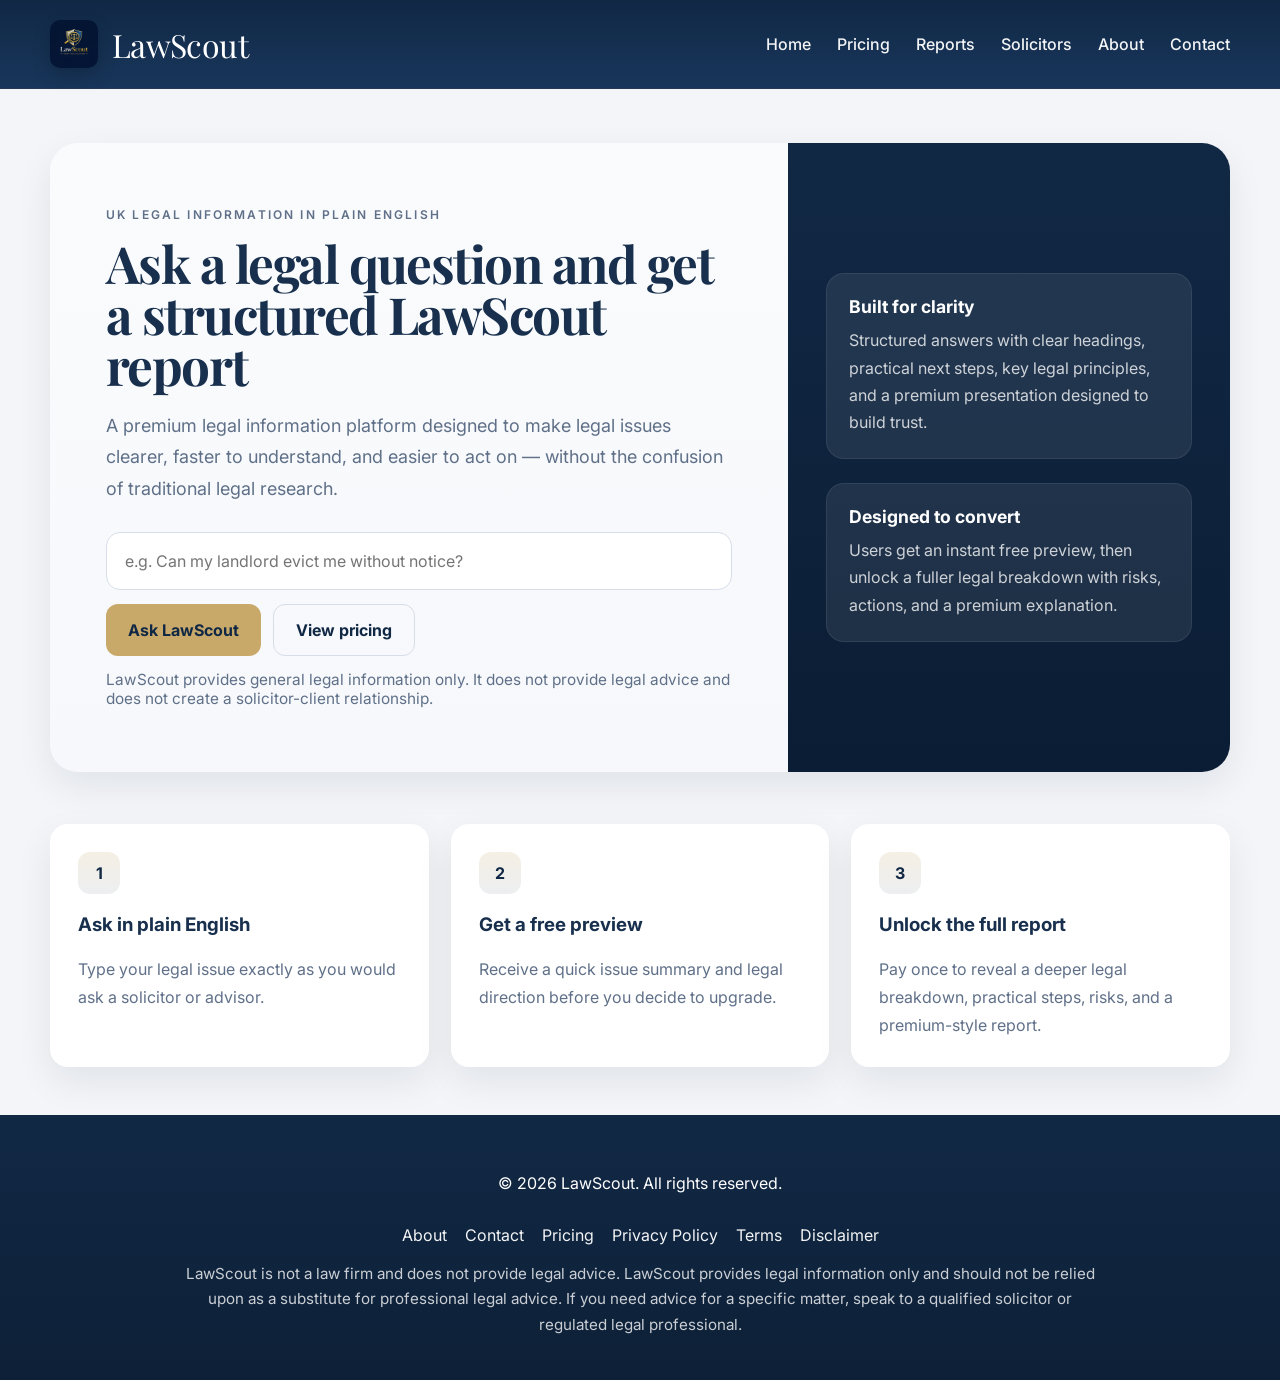
<file: index.html>
<!DOCTYPE html>
<html lang="en">
<head>
  <meta charset="UTF-8" />
  <meta name="viewport" content="width=device-width, initial-scale=1.0" />
  <title>LawScout — Smart Legal Solutions</title>
  <link rel="icon" href="public/favicon.ico" />
  <link rel="stylesheet" href="styles.css" />
  <link rel="preconnect" href="https://fonts.googleapis.com">
  <link rel="preconnect" href="https://fonts.gstatic.com" crossorigin>
  <link href="https://fonts.googleapis.com/css2?family=Playfair+Display:wght@600;700&family=Inter:wght@400;500;600;700&display=swap" rel="stylesheet">
</head>
<body>
<header class="navbar">
  <div class="container navbar-inner">
    <a class="logo-area" href="index.html">
      <img src="public/logo.png" class="logo-img" alt="LawScout Logo">
      <div class="logo">LawScout</div>
    </a>
    <nav>
      <a href="index.html">Home</a>
      <a href="pricing.html">Pricing</a>
      <a href="report.html">Reports</a>
      <a href="solicitors.html">Solicitors</a>
      <a href="about.html">About</a>
      <a href="contact.html">Contact</a>
    </nav>
  </div>
</header>

<main class="hero">
  <div class="container hero-shell">
    <div class="hero-grid">
      <div class="hero-copy">
        <p class="eyebrow">UK LEGAL INFORMATION IN PLAIN ENGLISH</p>
        <h1>Ask a legal question and get a structured LawScout report</h1>
        <p class="subtext">A premium legal information platform designed to make legal issues clearer, faster to understand, and easier to act on — without the confusion of traditional legal research.</p>

        <form class="search-card" id="ask-form">
          <input type="text" id="question-input" name="q" placeholder="e.g. Can my landlord evict me without notice?" required />
          <div class="button-row">
            <button type="submit">Ask LawScout</button>
            <a class="btn btn-ghost" href="pricing.html">View pricing</a>
          </div>
        </form>

        <p class="disclaimer">LawScout provides general legal information only. It does not provide legal advice and does not create a solicitor-client relationship.</p>
      </div>

      <aside class="hero-side">
        <div class="hero-stat">
          <h3>Built for clarity</h3>
          <p>Structured answers with clear headings, practical next steps, key legal principles, and a premium presentation designed to build trust.</p>
        </div>
        <div class="hero-stat">
          <h3>Designed to convert</h3>
          <p>Users get an instant free preview, then unlock a fuller legal breakdown with risks, actions, and a premium explanation.</p>
        </div>
      </aside>
    </div>
  </div>
</main>

<section class="section">
  <div class="container grid three">
    <div class="card">
      <div class="icon-badge">1</div>
      <h3>Ask in plain English</h3>
      <p>Type your legal issue exactly as you would ask a solicitor or advisor.</p>
    </div>
    <div class="card">
      <div class="icon-badge">2</div>
      <h3>Get a free preview</h3>
      <p>Receive a quick issue summary and legal direction before you decide to upgrade.</p>
    </div>
    <div class="card">
      <div class="icon-badge">3</div>
      <h3>Unlock the full report</h3>
      <p>Pay once to reveal a deeper legal breakdown, practical steps, risks, and a premium-style report.</p>
    </div>
  </div>
</section>

<footer class="footer">
  <div class="container">
    <p>© 2026 LawScout. All rights reserved.</p>
    <div class="footer-links">
      <a href="about.html">About</a>
      <a href="contact.html">Contact</a>
      <a href="pricing.html">Pricing</a>
      <a href="privacy.html">Privacy Policy</a>
      <a href="terms.html">Terms</a>
      <a href="disclaimer.html">Disclaimer</a>
    </div>
    <p class="small">
      LawScout is not a law firm and does not provide legal advice. LawScout provides legal information only and should not be relied upon as a substitute for professional legal advice. If you need advice for a specific matter, speak to a qualified solicitor or regulated legal professional.
    </p>
  </div>
</footer>

<script>
  document.getElementById("ask-form").addEventListener("submit", function (e) {
    e.preventDefault();
    const q = document.getElementById("question-input").value.trim();
    if (!q) return;
    window.location.href = "answer.html?q=" + encodeURIComponent(q);
  });
</script>
</body>
</html>
</file>
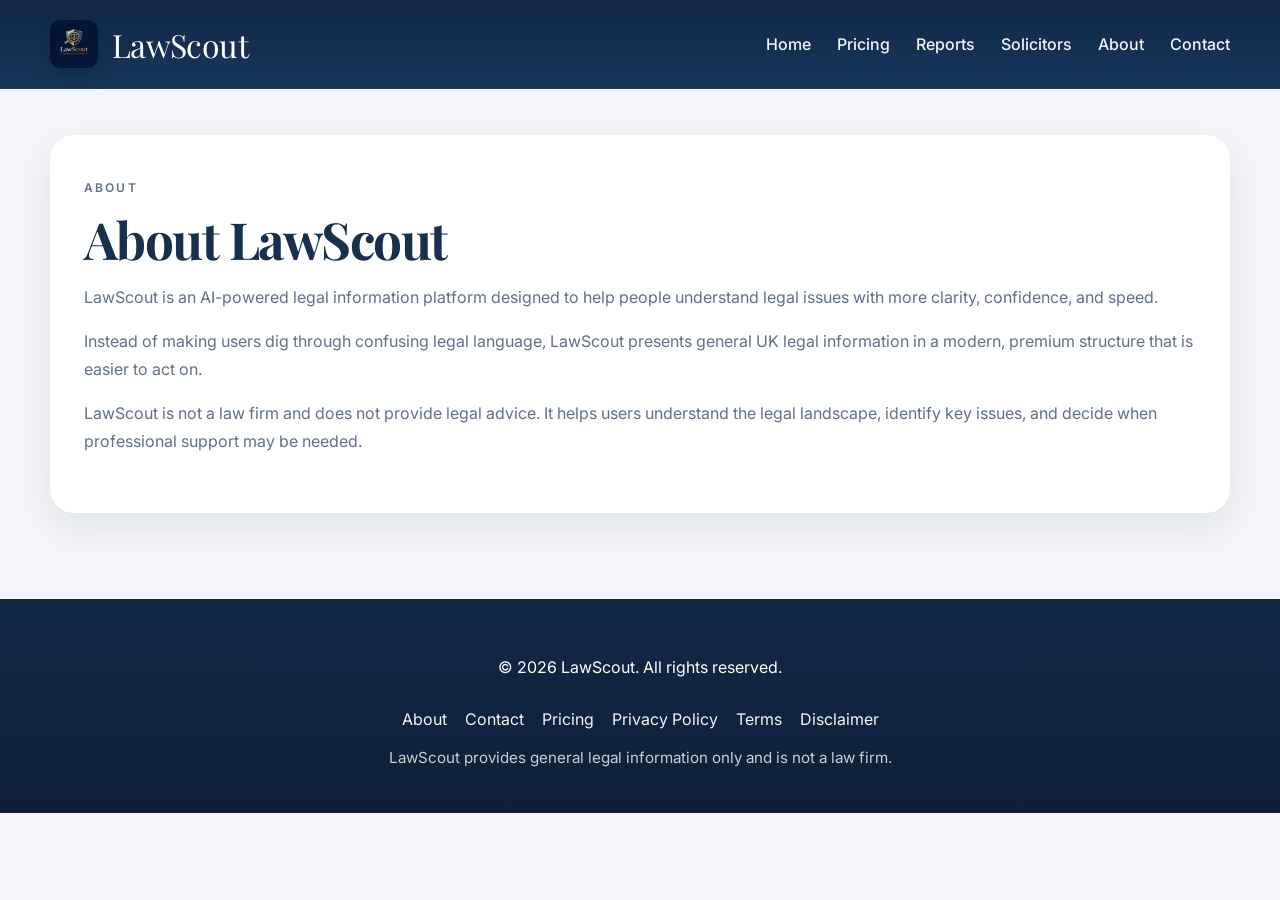
<file: about.html>
<!DOCTYPE html>
<html lang="en">
<head>
  <meta charset="UTF-8" />
  <meta name="viewport" content="width=device-width, initial-scale=1.0" />
  <title>About — LawScout</title>
  <link rel="icon" href="public/favicon.ico" />
  <link rel="stylesheet" href="styles.css" />
  <link rel="preconnect" href="https://fonts.googleapis.com">
  <link rel="preconnect" href="https://fonts.gstatic.com" crossorigin>
  <link href="https://fonts.googleapis.com/css2?family=Playfair+Display:wght@600;700&family=Inter:wght@400;500;600;700&display=swap" rel="stylesheet">
</head>
<body>
<header class="navbar">
  <div class="container navbar-inner">
    <a class="logo-area" href="index.html">
      <img src="public/logo.png" class="logo-img" alt="LawScout Logo">
      <div class="logo">LawScout</div>
    </a>
    <nav>
      <a href="index.html">Home</a>
      <a href="pricing.html">Pricing</a>
      <a href="report.html">Reports</a>
      <a href="solicitors.html">Solicitors</a>
      <a href="about.html">About</a>
      <a href="contact.html">Contact</a>
    </nav>
  </div>
</header>
<main class="page-wrap">
  <div class="container">
    <section class="page">
      <p class="eyebrow">ABOUT</p>
      <h1>About LawScout</h1>

<p>LawScout is an AI-powered legal information platform designed to help people understand legal issues with more clarity, confidence, and speed.</p>
<p>Instead of making users dig through confusing legal language, LawScout presents general UK legal information in a modern, premium structure that is easier to act on.</p>
<p>LawScout is not a law firm and does not provide legal advice. It helps users understand the legal landscape, identify key issues, and decide when professional support may be needed.</p>

    </section>
  </div>
</main>
<footer class="footer">
  <div class="container">
    <p>© 2026 LawScout. All rights reserved.</p>
    <div class="footer-links">
      <a href="about.html">About</a>
      <a href="contact.html">Contact</a>
      <a href="pricing.html">Pricing</a>
      <a href="privacy.html">Privacy Policy</a>
      <a href="terms.html">Terms</a>
      <a href="disclaimer.html">Disclaimer</a>
    </div>
    <p class="small">LawScout provides general legal information only and is not a law firm.</p>
  </div>
</footer>
</body>
</html>
</file>
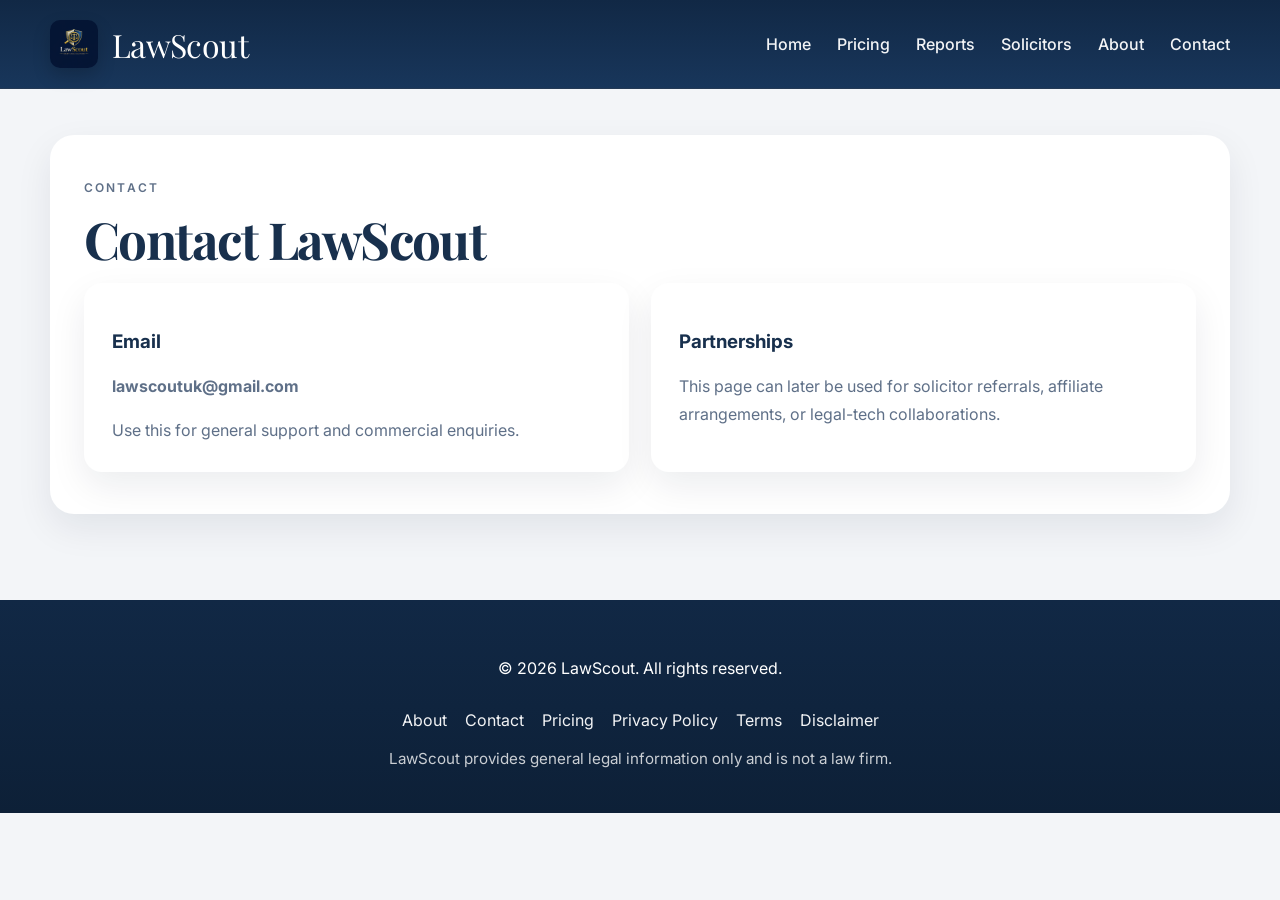
<file: contact.html>
<!DOCTYPE html>
<html lang="en">
<head>
  <meta charset="UTF-8" />
  <meta name="viewport" content="width=device-width, initial-scale=1.0" />
  <title>Contact — LawScout</title>
  <link rel="icon" href="public/favicon.ico" />
  <link rel="stylesheet" href="styles.css" />
  <link rel="preconnect" href="https://fonts.googleapis.com">
  <link rel="preconnect" href="https://fonts.gstatic.com" crossorigin>
  <link href="https://fonts.googleapis.com/css2?family=Playfair+Display:wght@600;700&family=Inter:wght@400;500;600;700&display=swap" rel="stylesheet">
</head>
<body>
<header class="navbar">
  <div class="container navbar-inner">
    <a class="logo-area" href="index.html">
      <img src="public/logo.png" class="logo-img" alt="LawScout Logo">
      <div class="logo">LawScout</div>
    </a>
    <nav>
      <a href="index.html">Home</a>
      <a href="pricing.html">Pricing</a>
      <a href="report.html">Reports</a>
      <a href="solicitors.html">Solicitors</a>
      <a href="about.html">About</a>
      <a href="contact.html">Contact</a>
    </nav>
  </div>
</header>
<main class="page-wrap">
  <div class="container">
    <section class="page">
      <p class="eyebrow">CONTACT</p>
      <h1>Contact LawScout</h1>

<div class="grid two">
  <div class="card">
    <h3>Email</h3>
    <p><strong>lawscoutuk@gmail.com</strong></p>
    <p>Use this for general support and commercial enquiries.</p>
  </div>
  <div class="card">
    <h3>Partnerships</h3>
    <p>This page can later be used for solicitor referrals, affiliate arrangements, or legal-tech collaborations.</p>
  </div>
</div>

    </section>
  </div>
</main>
<footer class="footer">
  <div class="container">
    <p>© 2026 LawScout. All rights reserved.</p>
    <div class="footer-links">
      <a href="about.html">About</a>
      <a href="contact.html">Contact</a>
      <a href="pricing.html">Pricing</a>
      <a href="privacy.html">Privacy Policy</a>
      <a href="terms.html">Terms</a>
      <a href="disclaimer.html">Disclaimer</a>
    </div>
    <p class="small">LawScout provides general legal information only and is not a law firm.</p>
  </div>
</footer>
</body>
</html>
</file>
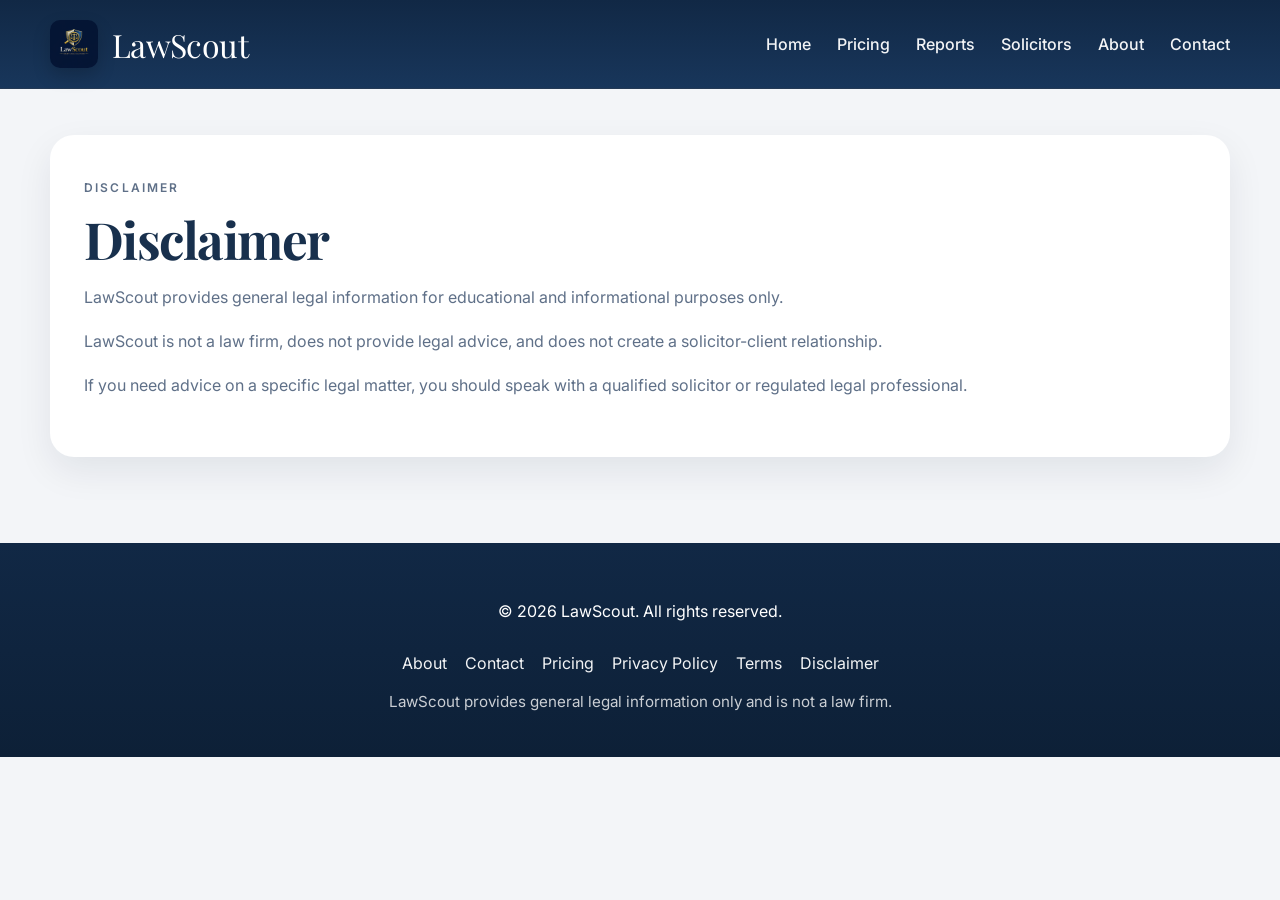
<file: disclaimer.html>
<!DOCTYPE html>
<html lang="en">
<head>
  <meta charset="UTF-8" />
  <meta name="viewport" content="width=device-width, initial-scale=1.0" />
  <title>Disclaimer — LawScout</title>
  <link rel="icon" href="public/favicon.ico" />
  <link rel="stylesheet" href="styles.css" />
  <link rel="preconnect" href="https://fonts.googleapis.com">
  <link rel="preconnect" href="https://fonts.gstatic.com" crossorigin>
  <link href="https://fonts.googleapis.com/css2?family=Playfair+Display:wght@600;700&family=Inter:wght@400;500;600;700&display=swap" rel="stylesheet">
</head>
<body>
<header class="navbar">
  <div class="container navbar-inner">
    <a class="logo-area" href="index.html">
      <img src="public/logo.png" class="logo-img" alt="LawScout Logo">
      <div class="logo">LawScout</div>
    </a>
    <nav>
      <a href="index.html">Home</a>
      <a href="pricing.html">Pricing</a>
      <a href="report.html">Reports</a>
      <a href="solicitors.html">Solicitors</a>
      <a href="about.html">About</a>
      <a href="contact.html">Contact</a>
    </nav>
  </div>
</header>
<main class="page-wrap">
  <div class="container">
    <section class="page">
      <p class="eyebrow">DISCLAIMER</p>
      <h1>Disclaimer</h1>

<p>LawScout provides general legal information for educational and informational purposes only.</p>
<p>LawScout is not a law firm, does not provide legal advice, and does not create a solicitor-client relationship.</p>
<p>If you need advice on a specific legal matter, you should speak with a qualified solicitor or regulated legal professional.</p>

    </section>
  </div>
</main>
<footer class="footer">
  <div class="container">
    <p>© 2026 LawScout. All rights reserved.</p>
    <div class="footer-links">
      <a href="about.html">About</a>
      <a href="contact.html">Contact</a>
      <a href="pricing.html">Pricing</a>
      <a href="privacy.html">Privacy Policy</a>
      <a href="terms.html">Terms</a>
      <a href="disclaimer.html">Disclaimer</a>
    </div>
    <p class="small">LawScout provides general legal information only and is not a law firm.</p>
  </div>
</footer>
</body>
</html>
</file>
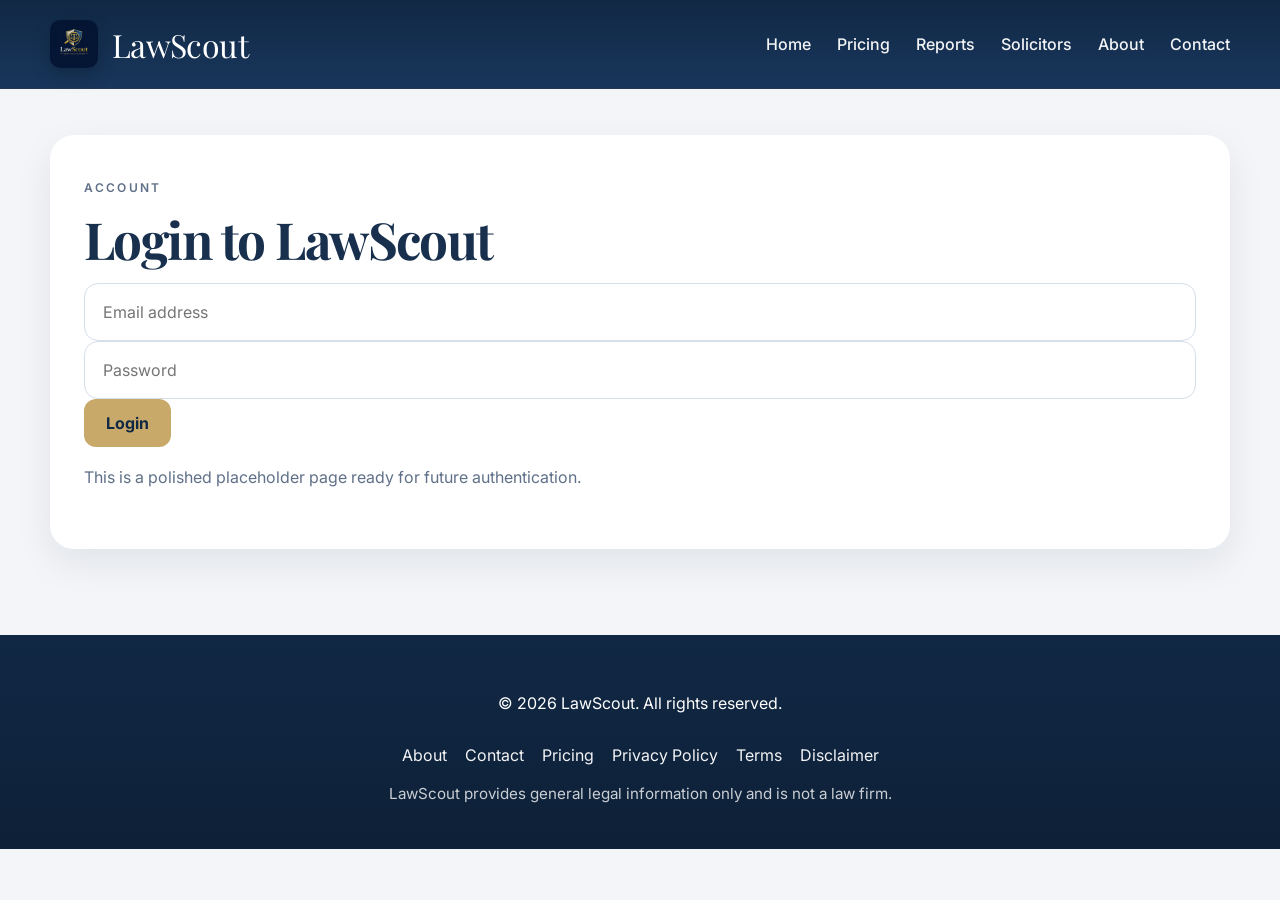
<file: login.html>
<!DOCTYPE html>
<html lang="en">
<head>
  <meta charset="UTF-8" />
  <meta name="viewport" content="width=device-width, initial-scale=1.0" />
  <title>Login — LawScout</title>
  <link rel="icon" href="public/favicon.ico" />
  <link rel="stylesheet" href="styles.css" />
  <link rel="preconnect" href="https://fonts.googleapis.com">
  <link rel="preconnect" href="https://fonts.gstatic.com" crossorigin>
  <link href="https://fonts.googleapis.com/css2?family=Playfair+Display:wght@600;700&family=Inter:wght@400;500;600;700&display=swap" rel="stylesheet">
</head>
<body>
<header class="navbar">
  <div class="container navbar-inner">
    <a class="logo-area" href="index.html">
      <img src="public/logo.png" class="logo-img" alt="LawScout Logo">
      <div class="logo">LawScout</div>
    </a>
    <nav>
      <a href="index.html">Home</a>
      <a href="pricing.html">Pricing</a>
      <a href="report.html">Reports</a>
      <a href="solicitors.html">Solicitors</a>
      <a href="about.html">About</a>
      <a href="contact.html">Contact</a>
    </nav>
  </div>
</header>
<main class="page-wrap">
  <div class="container">
    <section class="page">
      <p class="eyebrow">ACCOUNT</p>
      <h1>Login to LawScout</h1>

<div class="login-shell">
  <form class="form-grid">
    <input class="input" type="email" placeholder="Email address" />
    <input class="input" type="password" placeholder="Password" />
    <button type="button">Login</button>
  </form>
  <p class="muted">This is a polished placeholder page ready for future authentication.</p>
</div>

    </section>
  </div>
</main>
<footer class="footer">
  <div class="container">
    <p>© 2026 LawScout. All rights reserved.</p>
    <div class="footer-links">
      <a href="about.html">About</a>
      <a href="contact.html">Contact</a>
      <a href="pricing.html">Pricing</a>
      <a href="privacy.html">Privacy Policy</a>
      <a href="terms.html">Terms</a>
      <a href="disclaimer.html">Disclaimer</a>
    </div>
    <p class="small">LawScout provides general legal information only and is not a law firm.</p>
  </div>
</footer>
</body>
</html>
</file>
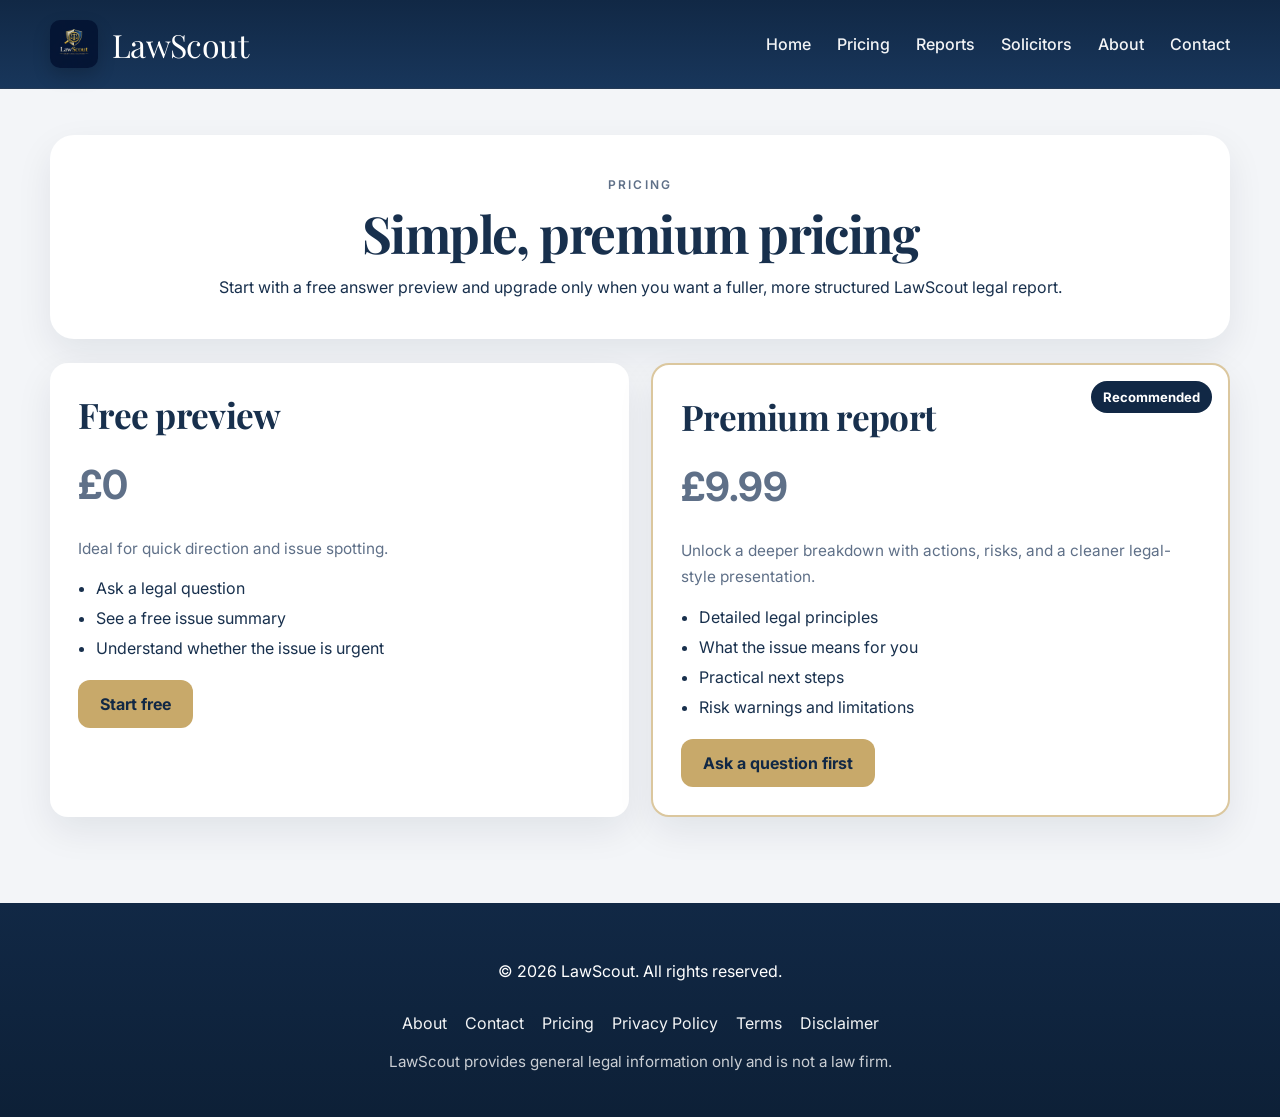
<file: pricing.html>
<!DOCTYPE html>
<html lang="en">
<head>
  <meta charset="UTF-8" />
  <meta name="viewport" content="width=device-width, initial-scale=1.0" />
  <title>Pricing — LawScout</title>
  <link rel="icon" href="public/favicon.ico" />
  <link rel="stylesheet" href="styles.css" />
  <link rel="preconnect" href="https://fonts.googleapis.com">
  <link rel="preconnect" href="https://fonts.gstatic.com" crossorigin>
  <link href="https://fonts.googleapis.com/css2?family=Playfair+Display:wght@600;700&family=Inter:wght@400;500;600;700&display=swap" rel="stylesheet">
</head>
<body>
<header class="navbar">
  <div class="container navbar-inner">
    <a class="logo-area" href="index.html">
      <img src="public/logo.png" class="logo-img" alt="LawScout Logo">
      <div class="logo">LawScout</div>
    </a>
    <nav>
      <a href="index.html">Home</a>
      <a href="pricing.html">Pricing</a>
      <a href="report.html">Reports</a>
      <a href="solicitors.html">Solicitors</a>
      <a href="about.html">About</a>
      <a href="contact.html">Contact</a>
    </nav>
  </div>
</header>

<main class="page-wrap">
  <div class="container">
    <section class="page-hero center">
      <p class="eyebrow">PRICING</p>
      <h1>Simple, premium pricing</h1>
      <p class="section-text" style="margin:0 auto;">Start with a free answer preview and upgrade only when you want a fuller, more structured LawScout legal report.</p>
    </section>

    <section class="grid two">
      <div class="card">
        <h2>Free preview</h2>
        <p class="price">£0</p>
        <p class="price-note">Ideal for quick direction and issue spotting.</p>
        <ul class="list">
          <li>Ask a legal question</li>
          <li>See a free issue summary</li>
          <li>Understand whether the issue is urgent</li>
        </ul>
        <a class="btn" href="index.html">Start free</a>
      </div>

      <div class="card featured">
        <h2>Premium report</h2>
        <p class="price">£9.99</p>
        <p class="price-note">Unlock a deeper breakdown with actions, risks, and a cleaner legal-style presentation.</p>
        <ul class="list">
          <li>Detailed legal principles</li>
          <li>What the issue means for you</li>
          <li>Practical next steps</li>
          <li>Risk warnings and limitations</li>
        </ul>
        <a class="btn" href="index.html">Ask a question first</a>
      </div>
    </section>
  </div>
</main>

<footer class="footer">
  <div class="container">
    <p>© 2026 LawScout. All rights reserved.</p>
    <div class="footer-links">
      <a href="about.html">About</a>
      <a href="contact.html">Contact</a>
      <a href="pricing.html">Pricing</a>
      <a href="privacy.html">Privacy Policy</a>
      <a href="terms.html">Terms</a>
      <a href="disclaimer.html">Disclaimer</a>
    </div>
    <p class="small">LawScout provides general legal information only and is not a law firm.</p>
  </div>
</footer>
</body>
</html>
</file>
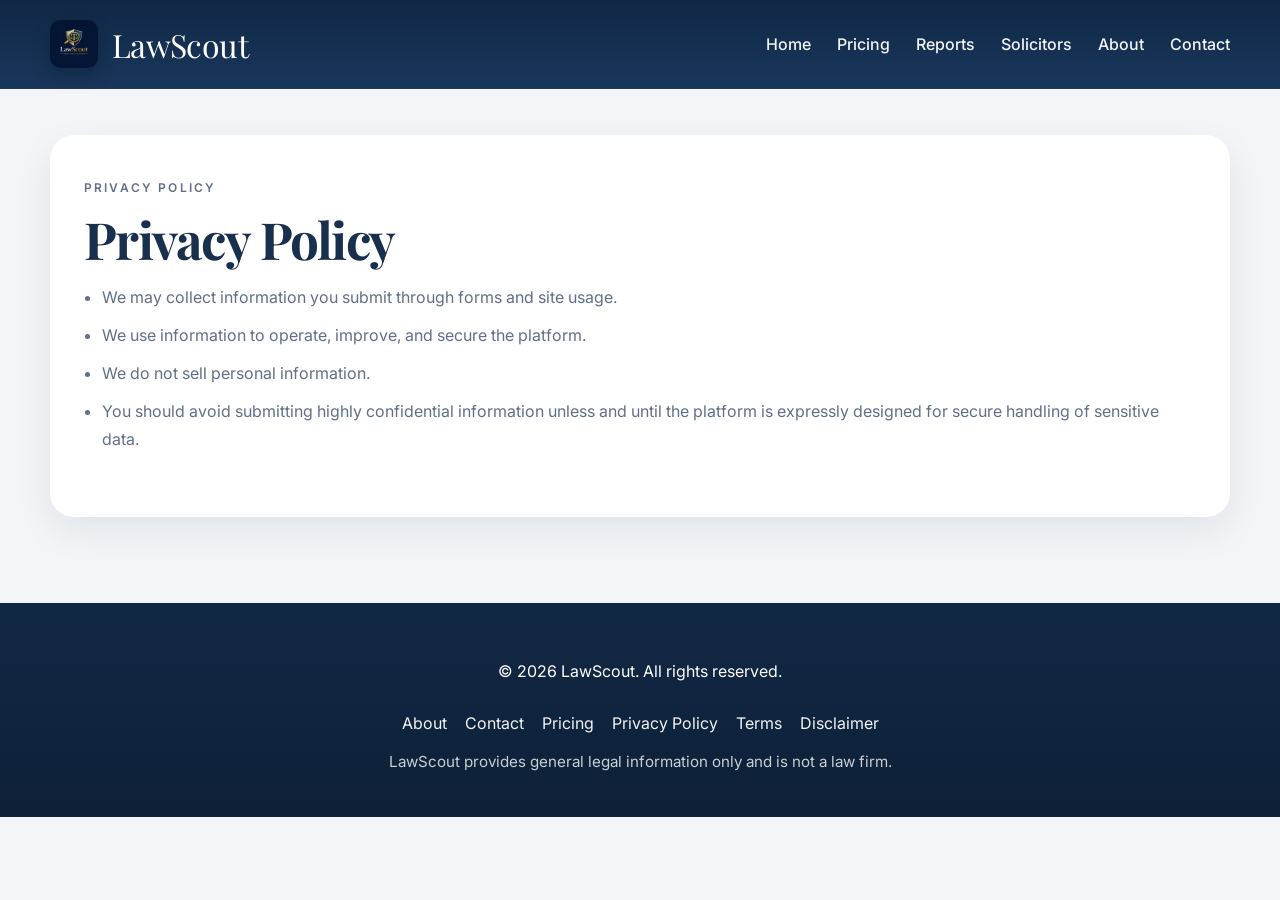
<file: privacy.html>
<!DOCTYPE html>
<html lang="en">
<head>
  <meta charset="UTF-8" />
  <meta name="viewport" content="width=device-width, initial-scale=1.0" />
  <title>Privacy Policy — LawScout</title>
  <link rel="icon" href="public/favicon.ico" />
  <link rel="stylesheet" href="styles.css" />
  <link rel="preconnect" href="https://fonts.googleapis.com">
  <link rel="preconnect" href="https://fonts.gstatic.com" crossorigin>
  <link href="https://fonts.googleapis.com/css2?family=Playfair+Display:wght@600;700&family=Inter:wght@400;500;600;700&display=swap" rel="stylesheet">
</head>
<body>
<header class="navbar">
  <div class="container navbar-inner">
    <a class="logo-area" href="index.html">
      <img src="public/logo.png" class="logo-img" alt="LawScout Logo">
      <div class="logo">LawScout</div>
    </a>
    <nav>
      <a href="index.html">Home</a>
      <a href="pricing.html">Pricing</a>
      <a href="report.html">Reports</a>
      <a href="solicitors.html">Solicitors</a>
      <a href="about.html">About</a>
      <a href="contact.html">Contact</a>
    </nav>
  </div>
</header>
<main class="page-wrap">
  <div class="container">
    <section class="page">
      <p class="eyebrow">PRIVACY POLICY</p>
      <h1>Privacy Policy</h1>

<ul class="feature-list">
  <li>We may collect information you submit through forms and site usage.</li>
  <li>We use information to operate, improve, and secure the platform.</li>
  <li>We do not sell personal information.</li>
  <li>You should avoid submitting highly confidential information unless and until the platform is expressly designed for secure handling of sensitive data.</li>
</ul>

    </section>
  </div>
</main>
<footer class="footer">
  <div class="container">
    <p>© 2026 LawScout. All rights reserved.</p>
    <div class="footer-links">
      <a href="about.html">About</a>
      <a href="contact.html">Contact</a>
      <a href="pricing.html">Pricing</a>
      <a href="privacy.html">Privacy Policy</a>
      <a href="terms.html">Terms</a>
      <a href="disclaimer.html">Disclaimer</a>
    </div>
    <p class="small">LawScout provides general legal information only and is not a law firm.</p>
  </div>
</footer>
</body>
</html>
</file>
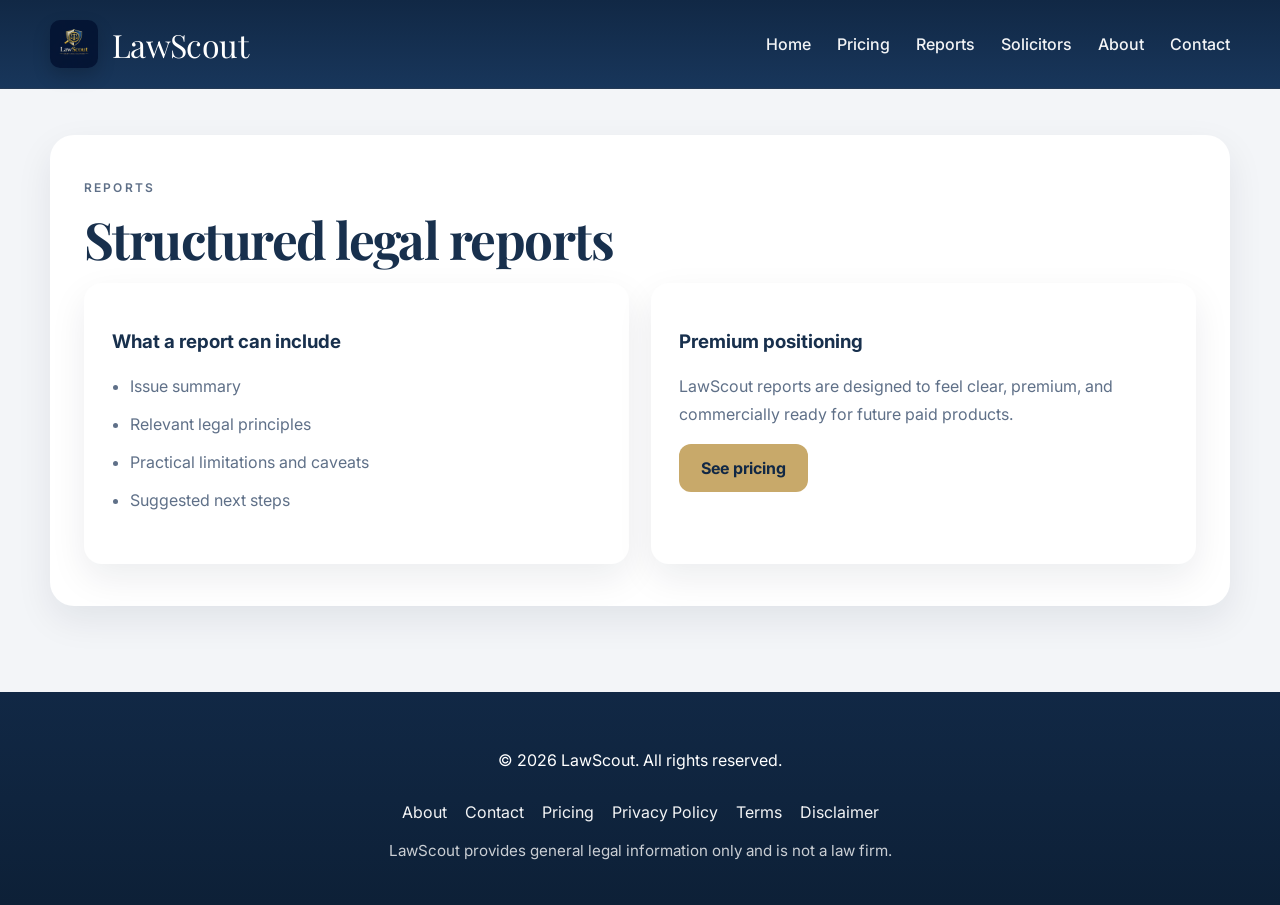
<file: report.html>
<!DOCTYPE html>
<html lang="en">
<head>
  <meta charset="UTF-8" />
  <meta name="viewport" content="width=device-width, initial-scale=1.0" />
  <title>Reports — LawScout</title>
  <link rel="icon" href="public/favicon.ico" />
  <link rel="stylesheet" href="styles.css" />
  <link rel="preconnect" href="https://fonts.googleapis.com">
  <link rel="preconnect" href="https://fonts.gstatic.com" crossorigin>
  <link href="https://fonts.googleapis.com/css2?family=Playfair+Display:wght@600;700&family=Inter:wght@400;500;600;700&display=swap" rel="stylesheet">
</head>
<body>
<header class="navbar">
  <div class="container navbar-inner">
    <a class="logo-area" href="index.html">
      <img src="public/logo.png" class="logo-img" alt="LawScout Logo">
      <div class="logo">LawScout</div>
    </a>
    <nav>
      <a href="index.html">Home</a>
      <a href="pricing.html">Pricing</a>
      <a href="report.html">Reports</a>
      <a href="solicitors.html">Solicitors</a>
      <a href="about.html">About</a>
      <a href="contact.html">Contact</a>
    </nav>
  </div>
</header>
<main class="page-wrap">
  <div class="container">
    <section class="page">
      <p class="eyebrow">REPORTS</p>
      <h1>Structured legal reports</h1>

<div class="grid two">
  <div class="card">
    <h3>What a report can include</h3>
    <ul class="feature-list">
      <li>Issue summary</li>
      <li>Relevant legal principles</li>
      <li>Practical limitations and caveats</li>
      <li>Suggested next steps</li>
    </ul>
  </div>
  <div class="card">
    <h3>Premium positioning</h3>
    <p>LawScout reports are designed to feel clear, premium, and commercially ready for future paid products.</p>
    <a class="btn" href="pricing.html">See pricing</a>
  </div>
</div>

    </section>
  </div>
</main>
<footer class="footer">
  <div class="container">
    <p>© 2026 LawScout. All rights reserved.</p>
    <div class="footer-links">
      <a href="about.html">About</a>
      <a href="contact.html">Contact</a>
      <a href="pricing.html">Pricing</a>
      <a href="privacy.html">Privacy Policy</a>
      <a href="terms.html">Terms</a>
      <a href="disclaimer.html">Disclaimer</a>
    </div>
    <p class="small">LawScout provides general legal information only and is not a law firm.</p>
  </div>
</footer>
</body>
</html>
</file>
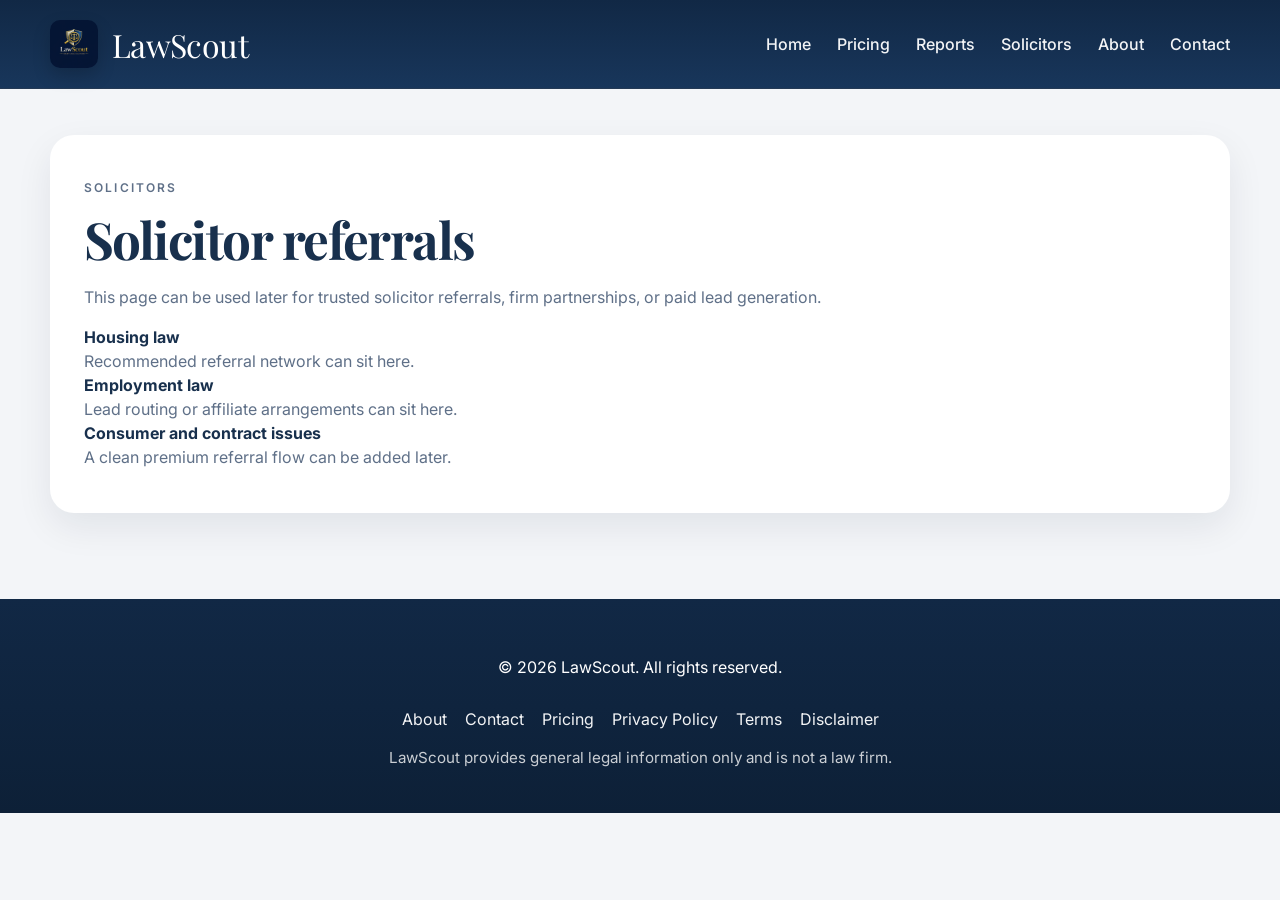
<file: solicitors.html>
<!DOCTYPE html>
<html lang="en">
<head>
  <meta charset="UTF-8" />
  <meta name="viewport" content="width=device-width, initial-scale=1.0" />
  <title>Solicitors — LawScout</title>
  <link rel="icon" href="public/favicon.ico" />
  <link rel="stylesheet" href="styles.css" />
  <link rel="preconnect" href="https://fonts.googleapis.com">
  <link rel="preconnect" href="https://fonts.gstatic.com" crossorigin>
  <link href="https://fonts.googleapis.com/css2?family=Playfair+Display:wght@600;700&family=Inter:wght@400;500;600;700&display=swap" rel="stylesheet">
</head>
<body>
<header class="navbar">
  <div class="container navbar-inner">
    <a class="logo-area" href="index.html">
      <img src="public/logo.png" class="logo-img" alt="LawScout Logo">
      <div class="logo">LawScout</div>
    </a>
    <nav>
      <a href="index.html">Home</a>
      <a href="pricing.html">Pricing</a>
      <a href="report.html">Reports</a>
      <a href="solicitors.html">Solicitors</a>
      <a href="about.html">About</a>
      <a href="contact.html">Contact</a>
    </nav>
  </div>
</header>
<main class="page-wrap">
  <div class="container">
    <section class="page">
      <p class="eyebrow">SOLICITORS</p>
      <h1>Solicitor referrals</h1>

<p>This page can be used later for trusted solicitor referrals, firm partnerships, or paid lead generation.</p>
<div class="table-like">
  <div class="table-row"><strong>Housing law</strong><br><span class="muted">Recommended referral network can sit here.</span></div>
  <div class="table-row"><strong>Employment law</strong><br><span class="muted">Lead routing or affiliate arrangements can sit here.</span></div>
  <div class="table-row"><strong>Consumer and contract issues</strong><br><span class="muted">A clean premium referral flow can be added later.</span></div>
</div>

    </section>
  </div>
</main>
<footer class="footer">
  <div class="container">
    <p>© 2026 LawScout. All rights reserved.</p>
    <div class="footer-links">
      <a href="about.html">About</a>
      <a href="contact.html">Contact</a>
      <a href="pricing.html">Pricing</a>
      <a href="privacy.html">Privacy Policy</a>
      <a href="terms.html">Terms</a>
      <a href="disclaimer.html">Disclaimer</a>
    </div>
    <p class="small">LawScout provides general legal information only and is not a law firm.</p>
  </div>
</footer>
</body>
</html>
</file>
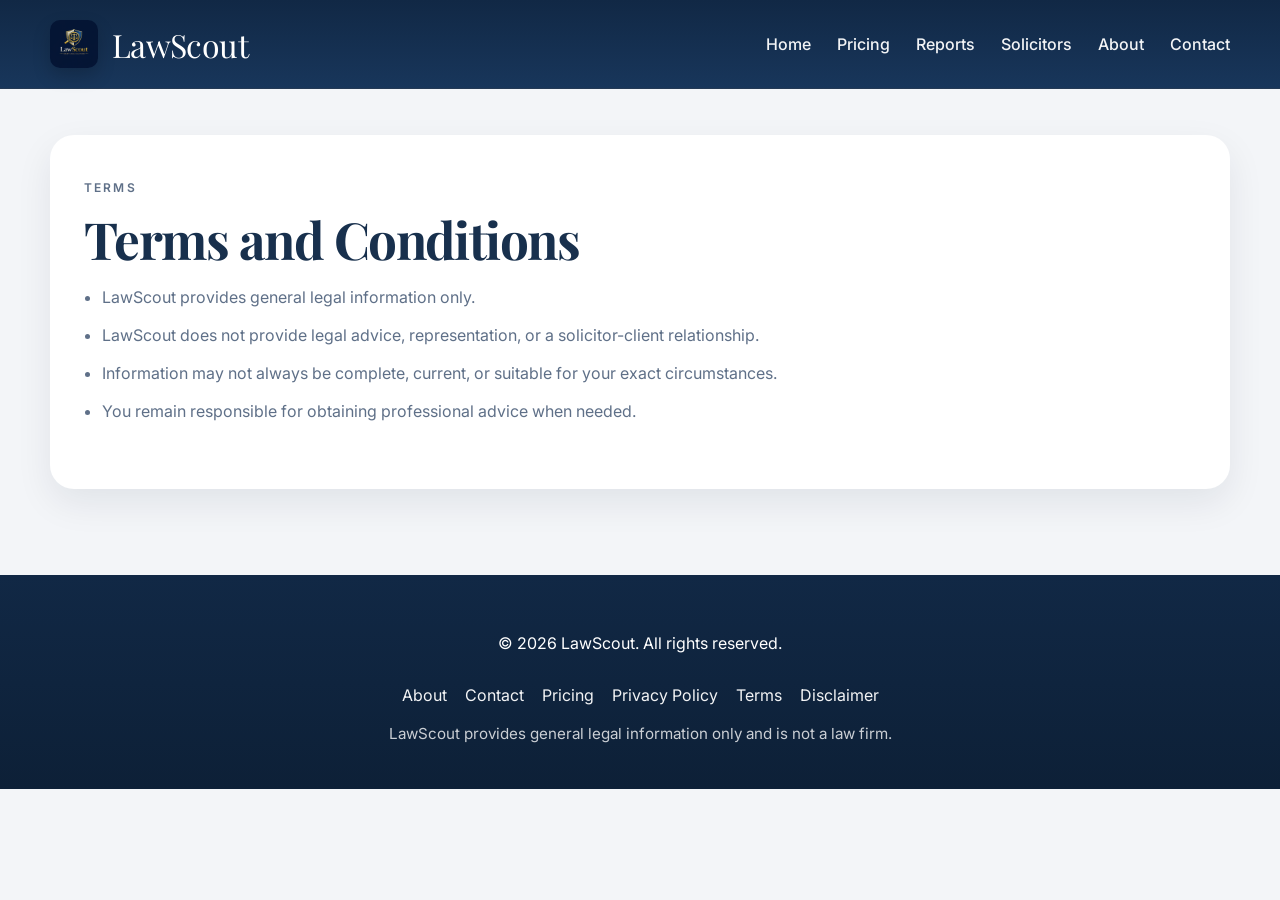
<file: terms.html>
<!DOCTYPE html>
<html lang="en">
<head>
  <meta charset="UTF-8" />
  <meta name="viewport" content="width=device-width, initial-scale=1.0" />
  <title>Terms — LawScout</title>
  <link rel="icon" href="public/favicon.ico" />
  <link rel="stylesheet" href="styles.css" />
  <link rel="preconnect" href="https://fonts.googleapis.com">
  <link rel="preconnect" href="https://fonts.gstatic.com" crossorigin>
  <link href="https://fonts.googleapis.com/css2?family=Playfair+Display:wght@600;700&family=Inter:wght@400;500;600;700&display=swap" rel="stylesheet">
</head>
<body>
<header class="navbar">
  <div class="container navbar-inner">
    <a class="logo-area" href="index.html">
      <img src="public/logo.png" class="logo-img" alt="LawScout Logo">
      <div class="logo">LawScout</div>
    </a>
    <nav>
      <a href="index.html">Home</a>
      <a href="pricing.html">Pricing</a>
      <a href="report.html">Reports</a>
      <a href="solicitors.html">Solicitors</a>
      <a href="about.html">About</a>
      <a href="contact.html">Contact</a>
    </nav>
  </div>
</header>
<main class="page-wrap">
  <div class="container">
    <section class="page">
      <p class="eyebrow">TERMS</p>
      <h1>Terms and Conditions</h1>

<ul class="feature-list">
  <li>LawScout provides general legal information only.</li>
  <li>LawScout does not provide legal advice, representation, or a solicitor-client relationship.</li>
  <li>Information may not always be complete, current, or suitable for your exact circumstances.</li>
  <li>You remain responsible for obtaining professional advice when needed.</li>
</ul>

    </section>
  </div>
</main>
<footer class="footer">
  <div class="container">
    <p>© 2026 LawScout. All rights reserved.</p>
    <div class="footer-links">
      <a href="about.html">About</a>
      <a href="contact.html">Contact</a>
      <a href="pricing.html">Pricing</a>
      <a href="privacy.html">Privacy Policy</a>
      <a href="terms.html">Terms</a>
      <a href="disclaimer.html">Disclaimer</a>
    </div>
    <p class="small">LawScout provides general legal information only and is not a law firm.</p>
  </div>
</footer>
</body>
</html>
</file>
<file: styles.css>
:root {
  --navy: #112845;
  --navy-2: #18365b;
  --gold: #c8a96a;
  --gold-2: #e0c28a;
  --text: #18304d;
  --muted: #5f7088;
  --bg: #f3f5f8;
  --white: #ffffff;
  --border: #d6dee8;
  --shadow: 0 14px 36px rgba(12, 26, 49, 0.08);
  --radius: 18px;
  --container: 1180px;
}

* { box-sizing: border-box; }
html { scroll-behavior: smooth; }

body {
  margin: 0;
  font-family: 'Inter', sans-serif;
  background: var(--bg);
  color: var(--text);
}

img { max-width: 100%; display: block; }
a { color: inherit; text-decoration: none; }

.container {
  width: min(var(--container), calc(100% - 40px));
  margin: 0 auto;
}

/* NAVBAR */
.navbar {
  background: linear-gradient(180deg, var(--navy) 0%, var(--navy-2) 100%);
  position: sticky;
  top: 0;
  z-index: 20;
  border-bottom: 1px solid rgba(255,255,255,0.08);
}

.navbar-inner {
  min-height: 88px;
  display: flex;
  align-items: center;
  justify-content: space-between;
  gap: 24px;
}

.logo-area {
  display: flex;
  align-items: center;
  gap: 14px;
  flex-shrink: 0;
}

.logo-img {
  width: 48px;
  height: 48px;
  object-fit: cover;
  border-radius: 10px;
  box-shadow: 0 8px 18px rgba(0,0,0,0.18);
}

.logo {
  font-family: 'Playfair Display', serif;
  font-size: 2rem;
  color: var(--white);
  letter-spacing: -0.02em;
}

nav {
  display: flex;
  align-items: center;
  gap: 26px;
  flex-wrap: wrap;
  justify-content: flex-end;
}

nav a {
  color: rgba(255,255,255,0.95);
  font-weight: 500;
}

nav a:hover,
.footer-links a:hover,
.text-link:hover {
  color: var(--gold-2);
}

/* HERO */
.hero {
  padding: 54px 0 24px;
}

.hero-shell {
  background: linear-gradient(180deg, #fafbfd, #f6f8fb);
  border-radius: 28px;
  box-shadow: var(--shadow);
  overflow: hidden;
}

.hero-grid {
  display: grid;
  grid-template-columns: 1.25fr 0.75fr;
  gap: 0;
}

.hero-copy {
  padding: 64px 56px;
}

.hero-side {
  background: linear-gradient(180deg, var(--navy), #0b1d34);
  color: white;
  padding: 44px 38px;
  display: flex;
  flex-direction: column;
  justify-content: center;
  gap: 24px;
}

.hero-stat {
  padding: 22px;
  border-radius: 18px;
  background: rgba(255,255,255,0.08);
  border: 1px solid rgba(255,255,255,0.08);
}

.hero-stat h3 {
  margin: 0 0 10px;
  font-size: 1.1rem;
}

.hero-stat p {
  margin: 0;
  color: rgba(255,255,255,0.78);
  line-height: 1.7;
}

/* TEXT */
.eyebrow {
  margin: 0 0 16px;
  letter-spacing: 0.18em;
  font-size: 12px;
  font-weight: 600;
  color: var(--muted);
}

h1,
.page h1,
.page-hero h1,
.answer-main h1 {
  margin: 0 0 18px;
  font-family: 'Playfair Display', serif;
  font-size: clamp(2.2rem, 4vw, 3.8rem);
  line-height: 1;
  letter-spacing: -0.03em;
}

h2,
.page h2,
.card h2,
.answer-main h2 {
  margin: 0 0 12px;
  font-family: 'Playfair Display', serif;
  font-size: clamp(1.5rem, 3vw, 2.2rem);
  letter-spacing: -0.02em;
}

.subtext,
.page p,
.page li,
.feature-list li,
.card p,
.answer-main p,
.answer-main li,
.muted,
.status-note {
  color: var(--muted);
  line-height: 1.75;
}

.subtext {
  font-size: 1.125rem;
  max-width: 830px;
  margin: 0 0 28px;
}

.small {
  color: rgba(255,255,255,0.78);
  font-size: 0.95rem;
  line-height: 1.7;
  max-width: 920px;
  margin: 0 auto;
}

/* HOMEPAGE ASK BOX */
.search-card {
  display: flex;
  flex-direction: column;
  gap: 14px;
  max-width: 760px;
}

.search-card input,
.input,
textarea {
  width: 100%;
  padding: 18px 18px;
  border: 1px solid var(--border);
  border-radius: 14px;
  background: #fff;
  font: inherit;
  color: var(--text);
}

textarea {
  min-height: 170px;
  resize: vertical;
}

.button-row {
  display: flex;
  gap: 12px;
  flex-wrap: wrap;
}

.search-card button,
.search-card .btn {
  min-height: 52px;
}

.search-card button {
  border: none;
  border-radius: 12px;
  padding: 14px 22px;
  background: var(--gold);
  color: var(--navy);
  font: inherit;
  font-weight: 700;
  cursor: pointer;
  display: inline-flex;
  align-items: center;
  justify-content: center;
  gap: 8px;
}

/* BUTTONS */
.btn,
.primary-btn,
button {
  border: none;
  border-radius: 12px;
  padding: 14px 22px;
  background: var(--gold);
  color: var(--navy);
  font: inherit;
  font-weight: 700;
  cursor: pointer;
  display: inline-flex;
  align-items: center;
  justify-content: center;
  gap: 8px;
  transition: 0.2s;
}

.btn:hover,
button:hover {
  background: var(--gold-2);
  transform: translateY(-1px);
}

.btn-secondary {
  background: var(--navy);
  color: var(--white);
}

.btn-ghost {
  background: transparent;
  color: var(--navy);
  border: 1px solid var(--border);
}

.disclaimer {
  margin: 14px 0 0;
  font-size: 0.96rem;
  color: var(--muted);
}

/* SECTIONS / CARDS */
.section {
  padding: 28px 0 8px;
}

.grid {
  display: grid;
  gap: 22px;
}

.grid.three { grid-template-columns: repeat(3, 1fr); }
.grid.two { grid-template-columns: repeat(2, 1fr); }

.card {
  background: var(--white);
  border-radius: var(--radius);
  padding: 28px;
  box-shadow: var(--shadow);
}

.card p:last-child {
  margin-bottom: 0;
}

.icon-badge {
  width: 42px;
  height: 42px;
  border-radius: 12px;
  background: linear-gradient(180deg, rgba(200,169,106,0.18), rgba(17,40,69,0.08));
  display: grid;
  place-items: center;
  color: var(--navy);
  font-weight: 700;
  margin-bottom: 16px;
}

.feature-list,
.list {
  padding-left: 18px;
  margin: 14px 0 22px;
}

.feature-list li,
.list li {
  margin-bottom: 10px;
}

.page-wrap {
  padding: 46px 0;
}

.page,
.page-hero,
.answer-layout {
  background: var(--white);
  border-radius: 24px;
  box-shadow: var(--shadow);
}

.page,
.page-hero {
  padding: 42px 34px;
}

.page-hero {
  margin-bottom: 24px;
}

.center {
  text-align: center;
}

.featured {
  border: 2px solid rgba(200,169,106,0.65);
  position: relative;
}

.featured::before {
  content: 'Recommended';
  position: absolute;
  top: 16px;
  right: 16px;
  background: var(--navy);
  color: var(--white);
  border-radius: 999px;
  padding: 8px 12px;
  font-size: 0.82rem;
  font-weight: 700;
}

.price {
  font-size: 2.5rem;
  color: var(--navy);
  font-weight: 700;
  margin: 8px 0 4px;
}

.price-note {
  color: var(--muted);
  font-size: 0.96rem;
}

/* ANSWER PAGE */
.answer-layout {
  display: grid;
  grid-template-columns: 280px 1fr;
  overflow: hidden;
}

.answer-side {
  background: #f8fafc;
  border-right: 1px solid var(--border);
  padding: 28px;
}

.answer-main {
  padding: 34px;
}

.answer-pill {
  display: inline-flex;
  align-items: center;
  gap: 8px;
  padding: 8px 12px;
  border-radius: 999px;
  background: rgba(17,40,69,0.08);
  color: var(--navy);
  font-size: 0.9rem;
  font-weight: 700;
}

/* PREVIEW */
.preview-card {
  background: #f8fafc;
  border: 1px solid var(--border);
  border-radius: 18px;
  padding: 26px;
  margin-top: 12px;
}

.preview-highlight {
  background: rgba(200,169,106,0.15);
  padding: 8px 12px;
  border-radius: 999px;
  display: inline-block;
  font-weight: 700;
  margin-bottom: 12px;
}

.preview-meta {
  display: grid;
  grid-template-columns: repeat(3, 1fr);
  gap: 14px;
  margin-top: 18px;
}

.card-mini {
  background: white;
  border: 1px solid var(--border);
  border-radius: 14px;
  padding: 14px;
}

.card-mini strong {
  display: block;
  margin-bottom: 6px;
  color: var(--navy);
}

/* LOCKED SECTION */
.locked-report {
  margin-top: 26px;
  border-radius: 20px;
  border: 1px solid var(--border);
  background: linear-gradient(180deg, #fafbfd, #f7f9fc);
  overflow: hidden;
}

.locked-inner {
  padding: 28px;
  filter: blur(4px);
  opacity: 0.7;
}

/* UNLOCK PANEL */
.unlock-panel {
  position: relative;
  margin: 20px;
  background: linear-gradient(180deg, var(--navy), #0c2037);
  color: white;
  border-radius: 18px;
  padding: 24px;
  box-shadow: 0 18px 42px rgba(0,0,0,0.25);
}

.unlock-panel h3 {
  margin: 0 0 10px;
}

.unlock-panel p {
  color: rgba(255,255,255,0.85);
}

.unlock-badges {
  display: flex;
  gap: 10px;
  flex-wrap: wrap;
  margin: 12px 0;
}

.unlock-badges span {
  border: 1px solid rgba(255,255,255,0.2);
  border-radius: 999px;
  padding: 6px 12px;
  font-size: 0.85rem;
}

/* PAY BUTTON */
#pay-button {
  width: 100%;
  margin-top: 12px;
  font-size: 1rem;
}

/* PREMIUM REPORT */
.premium-report {
  display: none;
  margin-top: 24px;
  padding: 26px;
  border-radius: 20px;
  border: 1px solid var(--border);
  background: white;
}

.premium-report.visible {
  display: block;
}

/* REPORT GRID */
.report-grid {
  display: grid;
  grid-template-columns: 1fr 1fr;
  gap: 18px;
}

.report-card {
  background: #fbfcfe;
  border: 1px solid var(--border);
  border-radius: 18px;
  padding: 20px;
}

.report-card.full-span {
  grid-column: 1 / -1;
}

/* STATUS */
.status-note {
  margin-top: 12px;
  font-size: 0.95rem;
  color: var(--muted);
}

.hidden {
  display: none !important;
}

/* LOADER */
.loader {
  width: 18px;
  height: 18px;
  border: 2px solid rgba(17,40,69,0.15);
  border-top: 2px solid var(--navy);
  border-radius: 50%;
  animation: spin .8s linear infinite;
  display: inline-block;
  margin-right: 8px;
  vertical-align: middle;
}

@keyframes spin {
  to { transform: rotate(360deg); }
}

/* FOOTER */
.footer {
  margin-top: 40px;
  background: linear-gradient(180deg, var(--navy), #0d2037);
  color: white;
  padding: 42px 0;
}

.footer .container {
  display: grid;
  gap: 16px;
  text-align: center;
}

.footer-links {
  display: flex;
  justify-content: center;
  gap: 18px;
  flex-wrap: wrap;
}

.footer-links a {
  color: rgba(255,255,255,0.95);
}

/* MOBILE */
@media (max-width: 980px) {
  .answer-layout,
  .preview-meta,
  .report-grid,
  .grid.three,
  .grid.two {
    grid-template-columns: 1fr;
  }

  .hero-grid {
    grid-template-columns: 1fr;
  }

  .hero-copy,
  .hero-side,
  .answer-side,
  .answer-main,
  .card,
  .page,
  .page-hero {
    padding: 24px;
  }

  .navbar-inner {
    flex-direction: column;
    justify-content: center;
    padding: 16px 0;
  }

  nav {
    justify-content: center;
    gap: 16px;
  }
}
</file>
